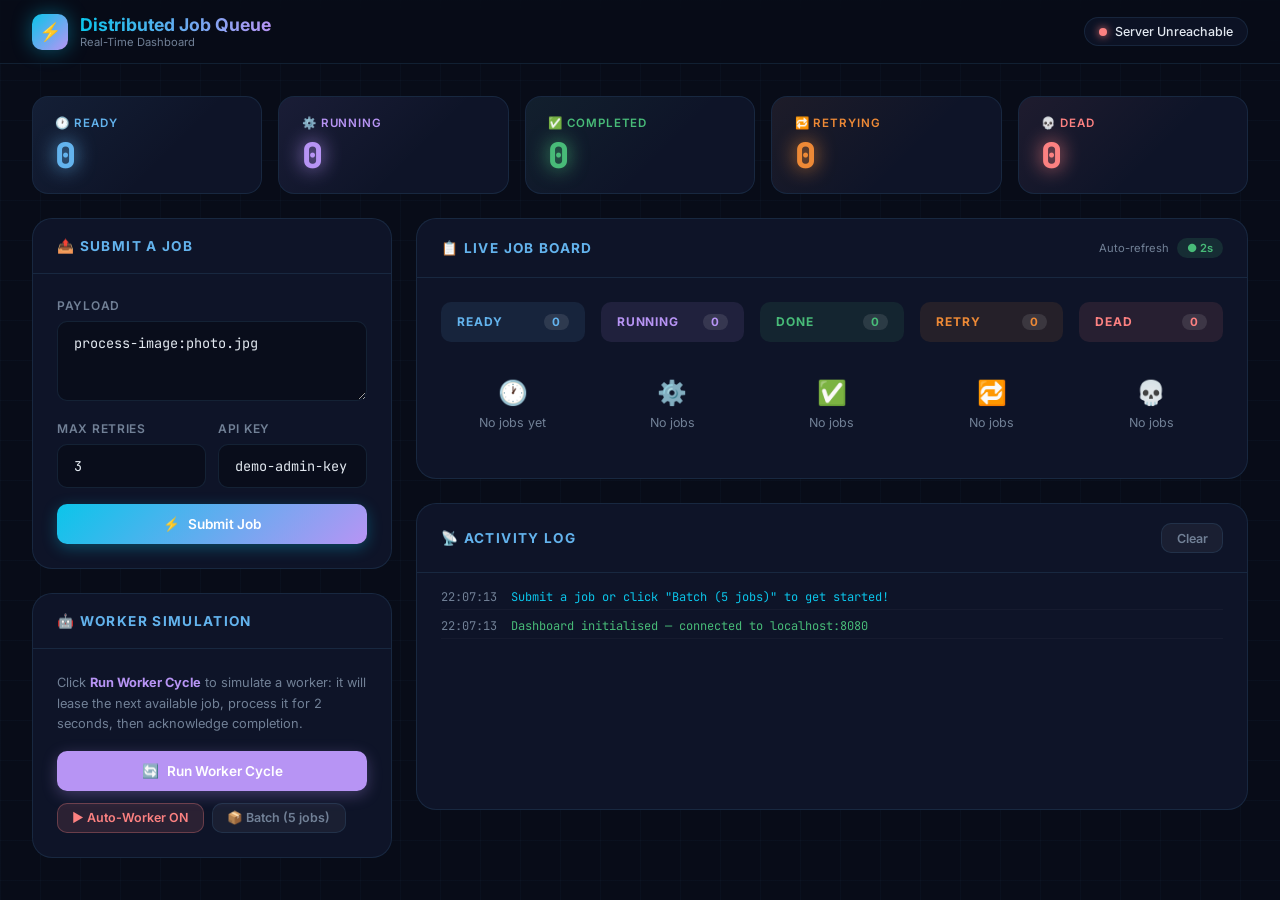
<file: dashboard/index.html>
<!DOCTYPE html>
<html lang="en">
<head>
  <meta charset="UTF-8" />
  <meta name="viewport" content="width=device-width, initial-scale=1.0" />
  <title>Distributed Job Queue — Live Dashboard</title>
  <link href="https://fonts.googleapis.com/css2?family=Inter:wght@300;400;500;600;700;800&family=JetBrains+Mono:wght@400;500&display=swap" rel="stylesheet" />
  <style>
    :root {
      --bg:        #080c18;
      --surface:   #0e1428;
      --border:    rgba(99,179,237,0.12);
      --accent:    #63b3ed;
      --cyan:      #0bc5ea;
      --green:     #48bb78;
      --orange:    #ed8936;
      --red:       #fc8181;
      --purple:    #b794f4;
      --yellow:    #f6e05e;
      --text:      #e2e8f0;
      --muted:     #718096;
      --ready:     #63b3ed;
      --running:   #b794f4;
      --acked:     #48bb78;
      --retry:     #ed8936;
      --dead:      #fc8181;
    }

    *, *::before, *::after { box-sizing: border-box; margin: 0; padding: 0; }

    body {
      background: var(--bg);
      color: var(--text);
      font-family: 'Inter', sans-serif;
      min-height: 100vh;
      overflow-x: hidden;
    }

    /* ── Animated background grid ── */
    body::before {
      content: '';
      position: fixed;
      inset: 0;
      background-image:
        linear-gradient(rgba(99,179,237,0.03) 1px, transparent 1px),
        linear-gradient(90deg, rgba(99,179,237,0.03) 1px, transparent 1px);
      background-size: 40px 40px;
      pointer-events: none;
      z-index: 0;
    }

    /* ── Header ── */
    header {
      position: sticky;
      top: 0;
      z-index: 100;
      background: rgba(8,12,24,0.85);
      backdrop-filter: blur(20px);
      border-bottom: 1px solid var(--border);
      padding: 0 2rem;
      height: 64px;
      display: flex;
      align-items: center;
      justify-content: space-between;
    }

    .logo {
      display: flex;
      align-items: center;
      gap: 12px;
    }

    .logo-icon {
      width: 36px; height: 36px;
      background: linear-gradient(135deg, var(--cyan), var(--purple));
      border-radius: 10px;
      display: flex; align-items: center; justify-content: center;
      font-size: 18px;
      box-shadow: 0 0 20px rgba(11,197,234,0.4);
    }

    .logo h1 {
      font-size: 1.1rem;
      font-weight: 700;
      background: linear-gradient(90deg, var(--cyan), var(--purple));
      -webkit-background-clip: text;
      -webkit-text-fill-color: transparent;
      background-clip: text;
    }

    .logo span { font-size: 0.7rem; color: var(--muted); display: block; font-weight: 400; }

    .server-status {
      display: flex; align-items: center; gap: 8px;
      background: rgba(14,20,40,0.8);
      border: 1px solid var(--border);
      border-radius: 999px;
      padding: 6px 14px;
      font-size: 0.78rem;
      font-weight: 500;
    }

    .status-dot {
      width: 8px; height: 8px;
      border-radius: 50%;
      background: var(--muted);
      transition: background 0.3s;
    }
    .status-dot.online  { background: var(--green); box-shadow: 0 0 8px var(--green); animation: pulse 2s infinite; }
    .status-dot.offline { background: var(--red);   box-shadow: 0 0 8px var(--red); }

    @keyframes pulse {
      0%, 100% { opacity: 1; }
      50%       { opacity: 0.4; }
    }

    /* ── Main layout ── */
    main {
      position: relative;
      z-index: 1;
      max-width: 1400px;
      margin: 0 auto;
      padding: 2rem;
      display: grid;
      gap: 1.5rem;
    }

    /* ── Stats bar ── */
    .stats-grid {
      display: grid;
      grid-template-columns: repeat(5, 1fr);
      gap: 1rem;
    }

    .stat-card {
      background: var(--surface);
      border: 1px solid var(--border);
      border-radius: 16px;
      padding: 1.2rem 1.4rem;
      position: relative;
      overflow: hidden;
      transition: transform 0.2s, box-shadow 0.2s;
      cursor: default;
    }
    .stat-card::before {
      content: '';
      position: absolute;
      inset: 0;
      background: linear-gradient(135deg, var(--color) 0%, transparent 60%);
      opacity: 0.07;
    }
    .stat-card:hover { transform: translateY(-2px); box-shadow: 0 8px 30px rgba(0,0,0,0.3); }

    .stat-label {
      font-size: 0.72rem;
      font-weight: 600;
      text-transform: uppercase;
      letter-spacing: 0.08em;
      color: var(--color);
      margin-bottom: 0.5rem;
    }

    .stat-value {
      font-size: 2.2rem;
      font-weight: 800;
      font-family: 'JetBrains Mono', monospace;
      color: var(--color);
      line-height: 1;
      text-shadow: 0 0 20px var(--color);
      transition: all 0.3s;
    }

    .stat-card.ready   { --color: var(--ready); }
    .stat-card.running { --color: var(--running); }
    .stat-card.acked   { --color: var(--acked); }
    .stat-card.retry   { --color: var(--retry); }
    .stat-card.dead    { --color: var(--dead); }

    /* ── Two-col layout ── */
    .content-grid {
      display: grid;
      grid-template-columns: 360px 1fr;
      gap: 1.5rem;
      align-items: start;
    }

    /* ── Panel ── */
    .panel {
      background: var(--surface);
      border: 1px solid var(--border);
      border-radius: 20px;
      overflow: hidden;
    }

    .panel-header {
      padding: 1.2rem 1.5rem;
      border-bottom: 1px solid var(--border);
      display: flex;
      align-items: center;
      justify-content: space-between;
    }

    .panel-title {
      font-size: 0.85rem;
      font-weight: 700;
      text-transform: uppercase;
      letter-spacing: 0.1em;
      color: var(--accent);
    }

    .panel-body { padding: 1.5rem; }

    /* ── Submit form ── */
    .form-group { margin-bottom: 1rem; }

    .form-label {
      display: block;
      font-size: 0.75rem;
      font-weight: 600;
      text-transform: uppercase;
      letter-spacing: 0.06em;
      color: var(--muted);
      margin-bottom: 0.5rem;
    }

    .form-input, .form-textarea, .form-select {
      width: 100%;
      background: rgba(0,0,0,0.3);
      border: 1px solid var(--border);
      border-radius: 10px;
      padding: 0.75rem 1rem;
      color: var(--text);
      font-family: 'JetBrains Mono', monospace;
      font-size: 0.85rem;
      outline: none;
      transition: border-color 0.2s, box-shadow 0.2s;
      resize: vertical;
    }
    .form-input:focus, .form-textarea:focus, .form-select:focus {
      border-color: var(--cyan);
      box-shadow: 0 0 0 3px rgba(11,197,234,0.15);
    }

    .form-textarea { min-height: 80px; }

    .form-row {
      display: grid;
      grid-template-columns: 1fr 1fr;
      gap: 0.75rem;
    }

    .btn {
      display: inline-flex;
      align-items: center;
      justify-content: center;
      gap: 8px;
      padding: 0.75rem 1.25rem;
      border-radius: 10px;
      border: none;
      cursor: pointer;
      font-family: 'Inter', sans-serif;
      font-size: 0.85rem;
      font-weight: 600;
      transition: all 0.2s;
      width: 100%;
    }
    .btn:disabled { opacity: 0.5; cursor: not-allowed; }

    .btn-primary {
      background: linear-gradient(135deg, var(--cyan), var(--purple));
      color: #fff;
      box-shadow: 0 4px 15px rgba(11,197,234,0.3);
    }
    .btn-primary:hover:not(:disabled) {
      box-shadow: 0 6px 25px rgba(11,197,234,0.5);
      transform: translateY(-1px);
    }
    .btn-primary:active:not(:disabled) { transform: translateY(0); }

    .btn-worker {
      background: linear-gradient(135deg, var(--purple), var(--running));
      color: #fff;
      box-shadow: 0 4px 15px rgba(183,148,244,0.3);
    }
    .btn-worker:hover:not(:disabled) {
      box-shadow: 0 6px 25px rgba(183,148,244,0.5);
      transform: translateY(-1px);
    }

    .btn-danger {
      background: rgba(252,129,129,0.12);
      border: 1px solid rgba(252,129,129,0.3);
      color: var(--red);
    }
    .btn-danger:hover:not(:disabled) { background: rgba(252,129,129,0.2); }

    .btn-sm { width: auto; padding: 0.4rem 0.9rem; font-size: 0.78rem; }

    /* ── Job Board ── */
    .board-columns {
      display: grid;
      grid-template-columns: repeat(5, 1fr);
      gap: 1rem;
    }

    .board-col-header {
      display: flex;
      align-items: center;
      justify-content: space-between;
      padding: 0.75rem 1rem;
      border-radius: 10px;
      margin-bottom: 0.75rem;
      font-size: 0.75rem;
      font-weight: 700;
      text-transform: uppercase;
      letter-spacing: 0.08em;
    }

    .col-ready   .board-col-header { background: rgba(99,179,237,0.1);  color: var(--ready); }
    .col-running .board-col-header { background: rgba(183,148,244,0.1); color: var(--running); }
    .col-acked   .board-col-header { background: rgba(72,187,120,0.1);  color: var(--acked); }
    .col-retry   .board-col-header { background: rgba(237,137,54,0.1);  color: var(--retry); }
    .col-dead    .board-col-header { background: rgba(252,129,129,0.1); color: var(--dead); }

    .col-count {
      background: rgba(255,255,255,0.1);
      border-radius: 999px;
      padding: 1px 8px;
      font-size: 0.72rem;
    }

    .job-list { display: flex; flex-direction: column; gap: 0.6rem; min-height: 60px; }

    /* ── Job Card ── */
    .job-card {
      background: rgba(0,0,0,0.25);
      border: 1px solid var(--border);
      border-radius: 10px;
      padding: 0.75rem 1rem;
      font-size: 0.8rem;
      position: relative;
      overflow: hidden;
      animation: slideIn 0.35s cubic-bezier(0.34,1.56,0.64,1);
      transition: all 0.2s;
    }

    .job-card::before {
      content: '';
      position: absolute;
      left: 0; top: 0; bottom: 0;
      width: 3px;
      background: var(--job-color);
    }

    .col-ready   .job-card { --job-color: var(--ready); }
    .col-running .job-card { --job-color: var(--running); }
    .col-acked   .job-card { --job-color: var(--acked); }
    .col-retry   .job-card { --job-color: var(--retry); }
    .col-dead    .job-card { --job-color: var(--dead); }

    .job-card:hover { border-color: var(--job-color); transform: translateX(2px); }

    @keyframes slideIn {
      from { opacity: 0; transform: translateY(-10px) scale(0.96); }
      to   { opacity: 1; transform: translateY(0)     scale(1); }
    }

    .job-id {
      font-family: 'JetBrains Mono', monospace;
      font-size: 0.7rem;
      color: var(--muted);
      margin-bottom: 0.4rem;
    }

    .job-payload {
      font-weight: 600;
      color: var(--text);
      white-space: nowrap;
      overflow: hidden;
      text-overflow: ellipsis;
      margin-bottom: 0.35rem;
    }

    .job-meta {
      display: flex;
      align-items: center;
      justify-content: space-between;
      font-size: 0.7rem;
      color: var(--muted);
    }

    .job-attempts { display: flex; align-items: center; gap: 4px; }

    .running-shimmer {
      position: absolute;
      inset: 0;
      background: linear-gradient(90deg, transparent, rgba(183,148,244,0.06), transparent);
      animation: shimmer 2s infinite;
    }
    @keyframes shimmer {
      0%   { transform: translateX(-100%); }
      100% { transform: translateX(100%); }
    }

    /* ── Activity Log ── */
    .log-list {
      height: 200px;
      overflow-y: auto;
      font-family: 'JetBrains Mono', monospace;
      font-size: 0.75rem;
      display: flex;
      flex-direction: column;
      gap: 4px;
    }
    .log-list::-webkit-scrollbar { width: 4px; }
    .log-list::-webkit-scrollbar-track { background: transparent; }
    .log-list::-webkit-scrollbar-thumb { background: var(--border); border-radius: 99px; }

    .log-entry {
      display: flex;
      gap: 10px;
      padding: 4px 0;
      border-bottom: 1px solid rgba(255,255,255,0.03);
      animation: fadeIn 0.2s ease;
    }
    @keyframes fadeIn { from { opacity: 0; } to { opacity: 1; } }

    .log-time { color: var(--muted); min-width: 60px; }
    .log-msg  { color: var(--text); }
    .log-msg.success { color: var(--green); }
    .log-msg.error   { color: var(--red); }
    .log-msg.info    { color: var(--cyan); }
    .log-msg.warn    { color: var(--orange); }

    /* ── Empty state ── */
    .empty-state {
      text-align: center;
      padding: 1.5rem 0;
      color: var(--muted);
      font-size: 0.78rem;
    }
    .empty-state .icon { font-size: 1.5rem; margin-bottom: 0.5rem; }

    /* ── Toast ── */
    #toast {
      position: fixed;
      bottom: 2rem;
      right: 2rem;
      z-index: 999;
      display: flex;
      flex-direction: column;
      gap: 0.5rem;
    }
    .toast-item {
      background: var(--surface);
      border: 1px solid var(--border);
      border-radius: 12px;
      padding: 0.9rem 1.2rem;
      font-size: 0.82rem;
      font-weight: 500;
      max-width: 320px;
      box-shadow: 0 10px 40px rgba(0,0,0,0.5);
      animation: toastIn 0.3s cubic-bezier(0.34,1.56,0.64,1);
      display: flex;
      align-items: center;
      gap: 10px;
    }
    @keyframes toastIn {
      from { opacity: 0; transform: translateX(40px); }
      to   { opacity: 1; transform: translateX(0); }
    }
    .toast-item.out { animation: toastOut 0.2s ease forwards; }
    @keyframes toastOut {
      to { opacity: 0; transform: translateX(40px); }
    }

    /* ── Controls row ── */
    .controls-row {
      display: flex;
      gap: 0.75rem;
      margin-bottom: 1rem;
      align-items: center;
    }

    .controls-row .spacer { flex: 1; }

    .badge {
      display: inline-flex;
      align-items: center;
      gap: 5px;
      padding: 3px 10px;
      border-radius: 999px;
      font-size: 0.7rem;
      font-weight: 600;
    }

    /* ── Responsive ── */
    @media (max-width: 1100px) {
      .stats-grid { grid-template-columns: repeat(3, 1fr); }
      .content-grid { grid-template-columns: 1fr; }
      .board-columns { grid-template-columns: repeat(3, 1fr); }
    }
    @media (max-width: 700px) {
      .stats-grid { grid-template-columns: repeat(2, 1fr); }
      .board-columns { grid-template-columns: repeat(2, 1fr); }
    }
  </style>
</head>
<body>

<!-- ── Header ── -->
<header>
  <div class="logo">
    <div class="logo-icon">⚡</div>
    <div>
      <h1>Distributed Job Queue</h1>
      <span>Real-Time Dashboard</span>
    </div>
  </div>
  <div class="server-status" id="serverStatus">
    <div class="status-dot" id="statusDot"></div>
    <span id="statusText">Connecting…</span>
  </div>
</header>

<!-- ── Toast container ── -->
<div id="toast"></div>

<main>

  <!-- ── Stats ── -->
  <div class="stats-grid">
    <div class="stat-card ready">
      <div class="stat-label">🕐 Ready</div>
      <div class="stat-value" id="cnt-READY">0</div>
    </div>
    <div class="stat-card running">
      <div class="stat-label">⚙️ Running</div>
      <div class="stat-value" id="cnt-RUNNING">0</div>
    </div>
    <div class="stat-card acked">
      <div class="stat-label">✅ Completed</div>
      <div class="stat-value" id="cnt-ACKED">0</div>
    </div>
    <div class="stat-card retry">
      <div class="stat-label">🔁 Retrying</div>
      <div class="stat-value" id="cnt-RETRY">0</div>
    </div>
    <div class="stat-card dead">
      <div class="stat-label">💀 Dead</div>
      <div class="stat-value" id="cnt-DEAD">0</div>
    </div>
  </div>

  <!-- ── Main content ── -->
  <div class="content-grid">

    <!-- ── Left: Submit + Worker ── -->
    <div style="display:flex;flex-direction:column;gap:1.5rem;">

      <!-- Submit Job Panel -->
      <div class="panel">
        <div class="panel-header">
          <span class="panel-title">📤 Submit a Job</span>
        </div>
        <div class="panel-body">
          <div class="form-group">
            <label class="form-label">Payload</label>
            <textarea class="form-textarea" id="jobPayload" placeholder="e.g. process-image:photo.jpg&#10;send-email:user@example.com&#10;resize-video:clip.mp4">process-image:photo.jpg</textarea>
          </div>
          <div class="form-row">
            <div class="form-group">
              <label class="form-label">Max Retries</label>
              <input class="form-input" id="jobRetries" type="number" value="3" min="0" max="10" />
            </div>
            <div class="form-group">
              <label class="form-label">API Key</label>
              <input class="form-input" id="apiKey" type="text" value="demo-admin-key" />
            </div>
          </div>
          <button class="btn btn-primary" id="submitBtn" onclick="submitJob()">
            <span>⚡</span> Submit Job
          </button>
        </div>
      </div>

      <!-- Worker Simulation Panel -->
      <div class="panel">
        <div class="panel-header">
          <span class="panel-title">🤖 Worker Simulation</span>
        </div>
        <div class="panel-body">
          <p style="font-size:0.8rem;color:var(--muted);margin-bottom:1rem;line-height:1.6;">
            Click <strong style="color:var(--purple)">Run Worker Cycle</strong> to simulate a worker:
            it will lease the next available job, process it for 2 seconds, then acknowledge completion.
          </p>
          <button class="btn btn-worker" id="workerBtn" onclick="simulateWorker()">
            <span>🔄</span> Run Worker Cycle
          </button>
          <div style="margin-top:0.75rem;display:flex;gap:0.5rem;">
            <button class="btn btn-danger btn-sm" onclick="startAutoWorker()" id="autoWorkerBtn">▶ Auto-Worker ON</button>
            <button class="btn btn-sm" style="background:rgba(255,255,255,0.05);border:1px solid var(--border);color:var(--muted);" onclick="batchSubmit()">📦 Batch (5 jobs)</button>
          </div>
        </div>
      </div>

    </div>

    <!-- ── Right: Job Board + Log ── -->
    <div style="display:flex;flex-direction:column;gap:1.5rem;">

      <!-- Live Job Board -->
      <div class="panel">
        <div class="panel-header">
          <span class="panel-title">📋 Live Job Board</span>
          <div style="display:flex;align-items:center;gap:0.5rem;">
            <span style="font-size:0.7rem;color:var(--muted)">Auto-refresh</span>
            <span class="badge" style="background:rgba(72,187,120,0.15);color:var(--green);">● 2s</span>
          </div>
        </div>
        <div class="panel-body">
          <div class="board-columns">
            <div class="col-ready">
              <div class="board-col-header">
                Ready <span class="col-count" id="hdr-READY">0</span>
              </div>
              <div class="job-list" id="col-READY">
                <div class="empty-state"><div class="icon">🕐</div>No jobs yet</div>
              </div>
            </div>
            <div class="col-running">
              <div class="board-col-header">
                Running <span class="col-count" id="hdr-RUNNING">0</span>
              </div>
              <div class="job-list" id="col-RUNNING">
                <div class="empty-state"><div class="icon">⚙️</div>No jobs</div>
              </div>
            </div>
            <div class="col-acked">
              <div class="board-col-header">
                Done <span class="col-count" id="hdr-ACKED">0</span>
              </div>
              <div class="job-list" id="col-ACKED">
                <div class="empty-state"><div class="icon">✅</div>No jobs</div>
              </div>
            </div>
            <div class="col-retry">
              <div class="board-col-header">
                Retry <span class="col-count" id="hdr-RETRY">0</span>
              </div>
              <div class="job-list" id="col-RETRY">
                <div class="empty-state"><div class="icon">🔁</div>No jobs</div>
              </div>
            </div>
            <div class="col-dead">
              <div class="board-col-header">
                Dead <span class="col-count" id="hdr-DEAD">0</span>
              </div>
              <div class="job-list" id="col-DEAD">
                <div class="empty-state"><div class="icon">💀</div>No jobs</div>
              </div>
            </div>
          </div>
        </div>
      </div>

      <!-- Activity Log -->
      <div class="panel">
        <div class="panel-header">
          <span class="panel-title">📡 Activity Log</span>
          <button class="btn btn-sm" style="background:rgba(255,255,255,0.05);border:1px solid var(--border);color:var(--muted);" onclick="clearLog()">Clear</button>
        </div>
        <div class="panel-body" style="padding-top:0.75rem;">
          <div class="log-list" id="logList"></div>
        </div>
      </div>

    </div>
  </div>

</main>

<script>
  const API = 'http://localhost:8080';
  let apiKey = () => document.getElementById('apiKey').value || 'demo-key';
  const headers = () => ({
    'Content-Type': 'application/json',
    'Authorization': 'Bearer ' + apiKey()
  });

  // Job store: id → job object
  const jobs = {};
  let autoWorkerInterval = null;
  let autoWorkerOn = false;

  /* ──────────── Health check ──────────── */
  async function checkHealth() {
    try {
      const res = await fetch(`${API}/health`);
      const ok = res.ok;
      document.getElementById('statusDot').className  = 'status-dot ' + (ok ? 'online' : 'offline');
      document.getElementById('statusText').textContent = ok ? 'Server Online' : 'Server Offline';
    } catch {
      document.getElementById('statusDot').className  = 'status-dot offline';
      document.getElementById('statusText').textContent = 'Server Unreachable';
    }
  }

  /* ──────────── Submit Job ──────────── */
  async function submitJob() {
    const payload = document.getElementById('jobPayload').value.trim();
    const maxRetries = parseInt(document.getElementById('jobRetries').value) || 3;
    if (!payload) return toast('Payload cannot be empty', 'warn');

    document.getElementById('submitBtn').disabled = true;
    try {
      const res = await fetch(`${API}/jobs`, {
        method: 'POST',
        headers: headers(),
        body: JSON.stringify({ payload, max_retries: maxRetries })
      });
      const data = await res.json();
      if (!res.ok) { toast(data.error || 'Submit failed', 'error'); return; }
      jobs[data.job_id] = { id: data.job_id, payload, state: 'READY', attempts: 0, max_retries: maxRetries };
      renderBoard();
      log(`Job submitted: ${short(data.job_id)} — "${payload}"`, 'info');
      toast(`Job submitted!`, 'success');
    } catch(e) {
      toast('Network error: ' + e.message, 'error');
    } finally {
      document.getElementById('submitBtn').disabled = false;
    }
  }

  /* ──────────── Simulate Worker ──────────── */
  async function simulateWorker() {
    document.getElementById('workerBtn').disabled = true;
    try {
      // Step 1: Lease
      const leaseRes = await fetch(`${API}/jobs/lease`, { method: 'POST', headers: headers() });
      if (leaseRes.status === 404) { log('No jobs available to lease', 'warn'); toast('No jobs to process', 'warn'); return; }
      const leased = await leaseRes.json();
      if (!leaseRes.ok) { log(leased.error || 'Lease failed', 'error'); return; }

      log(`Worker leased job ${short(leased.job_id)} — "${leased.payload}"`, 'info');
      jobs[leased.job_id] = { ...jobs[leased.job_id], ...leased, state: 'RUNNING' };
      renderBoard();

      // Step 2: Simulate work (2 seconds)
      await sleep(2000);

      // Step 3: Ack
      const ackRes = await fetch(`${API}/jobs/${leased.job_id}/ack`, {
        method: 'POST',
        headers: headers(),
        body: JSON.stringify({ result: 'Processed successfully by dashboard worker ✓' })
      });
      if (!ackRes.ok) { log('Ack failed', 'error'); return; }
      jobs[leased.job_id] = { ...jobs[leased.job_id], state: 'ACKED', result: 'Processed successfully' };
      renderBoard();
      log(`Worker completed job ${short(leased.job_id)} ✓`, 'success');
      toast(`Job ${short(leased.job_id)} completed! ✓`, 'success');
    } catch(e) {
      toast('Error: ' + e.message, 'error');
      log('Worker error: ' + e.message, 'error');
    } finally {
      document.getElementById('workerBtn').disabled = false;
    }
  }

  /* ──────────── Auto-Worker ──────────── */
  function startAutoWorker() {
    const btn = document.getElementById('autoWorkerBtn');
    if (autoWorkerOn) {
      clearInterval(autoWorkerInterval);
      autoWorkerOn = false;
      btn.textContent = '▶ Auto-Worker ON';
      btn.style.background = 'rgba(252,129,129,0.12)';
      btn.style.color = 'var(--red)';
      log('Auto-worker stopped', 'warn');
    } else {
      autoWorkerOn = true;
      btn.textContent = '⏹ Auto-Worker OFF';
      btn.style.background = 'rgba(72,187,120,0.15)';
      btn.style.color = 'var(--green)';
      log('Auto-worker started — polling every 3s', 'success');
      simulateWorker(); // run immediately
      autoWorkerInterval = setInterval(simulateWorker, 3000);
    }
  }

  /* ──────────── Batch Submit ──────────── */
  async function batchSubmit() {
    const payloads = [
      'resize-image:banner.png',
      'send-email:user@example.com',
      'generate-report:q4-2025',
      'transcode-video:intro.mp4',
      'backup-database:users_table'
    ];
    log('Batch submitting 5 jobs…', 'info');
    for (const p of payloads) {
      await fetch(`${API}/jobs`, {
        method: 'POST',
        headers: headers(),
        body: JSON.stringify({ payload: p, max_retries: 3 })
      }).then(r => r.json()).then(data => {
        if (data.job_id) jobs[data.job_id] = { id: data.job_id, payload: p, state: 'READY', attempts: 0, max_retries: 3 };
      }).catch(() => {});
    }
    renderBoard();
    toast('5 jobs submitted in batch!', 'success');
  }

  /* ──────────── Poll job statuses ──────────── */
  async function refreshJobs() {
    const ids = Object.keys(jobs);
    if (ids.length === 0) return;
    for (const id of ids) {
      try {
        const res = await fetch(`${API}/jobs/${id}`, { headers: headers() });
        if (!res.ok) continue;
        const data = await res.json();
        const prev = jobs[id]?.state;
        jobs[id] = { ...jobs[id], ...data };
        if (prev && prev !== data.state) {
          log(`Job ${short(id)}: ${prev} → ${data.state}`, stateLogType(data.state));
        }
      } catch {}
    }
    renderBoard();
  }

  /* ──────────── Render Board ──────────── */
  function renderBoard() {
    const states = ['READY', 'RUNNING', 'ACKED', 'RETRY', 'DEAD'];
    const grouped = {};
    states.forEach(s => grouped[s] = []);
    Object.values(jobs).forEach(j => { if (grouped[j.state]) grouped[j.state].push(j); });

    states.forEach(state => {
      const list = grouped[state];
      document.getElementById('cnt-' + state).textContent = list.length;
      document.getElementById('hdr-' + state).textContent = list.length;

      const col = document.getElementById('col-' + state);
      if (list.length === 0) {
        const icons = { READY:'🕐', RUNNING:'⚙️', ACKED:'✅', RETRY:'🔁', DEAD:'💀' };
        col.innerHTML = `<div class="empty-state"><div class="icon">${icons[state]}</div>No jobs</div>`;
        return;
      }

      col.innerHTML = list.slice().reverse().map(j => `
        <div class="job-card" title="${j.id}">
          ${j.state === 'RUNNING' ? '<div class="running-shimmer"></div>' : ''}
          <div class="job-id">${short(j.id)}</div>
          <div class="job-payload">${esc(j.payload || '')}</div>
          <div class="job-meta">
            <span class="job-attempts">🔄 ${j.attempts || 0}/${j.max_retries ?? '?'}</span>
            <span>${timeAgo(j.created_at)}</span>
          </div>
          ${j.result ? `<div style="margin-top:0.4rem;font-size:0.7rem;color:var(--acked);">✓ ${esc(j.result)}</div>` : ''}
          ${j.result_error ? `<div style="margin-top:0.4rem;font-size:0.7rem;color:var(--dead);">✗ ${esc(j.result_error)}</div>` : ''}
        </div>
      `).join('');
    });
  }

  /* ──────────── Activity Log ──────────── */
  function log(msg, type = 'info') {
    const list = document.getElementById('logList');
    const now = new Date().toLocaleTimeString('en-US', { hour12: false, hour:'2-digit', minute:'2-digit', second:'2-digit' });
    const entry = document.createElement('div');
    entry.className = 'log-entry';
    entry.innerHTML = `<span class="log-time">${now}</span><span class="log-msg ${type}">${esc(msg)}</span>`;
    list.prepend(entry);
    if (list.children.length > 80) list.removeChild(list.lastChild);
  }
  function clearLog() { document.getElementById('logList').innerHTML = ''; }

  /* ──────────── Toast ──────────── */
  function toast(msg, type = 'info') {
    const icons = { success:'✅', error:'❌', warn:'⚠️', info:'ℹ️' };
    const colors = { success: 'var(--green)', error: 'var(--red)', warn: 'var(--orange)', info: 'var(--cyan)' };
    const el = document.createElement('div');
    el.className = 'toast-item';
    el.style.borderLeftColor = colors[type];
    el.style.borderLeftWidth = '3px';
    el.innerHTML = `<span>${icons[type]}</span><span>${esc(msg)}</span>`;
    document.getElementById('toast').appendChild(el);
    setTimeout(() => { el.classList.add('out'); setTimeout(() => el.remove(), 250); }, 3000);
  }

  /* ──────────── Helpers ──────────── */
  const short = id => id ? id.slice(0, 8) + '…' : '?';
  const sleep  = ms => new Promise(r => setTimeout(r, ms));
  const esc    = s  => String(s).replace(/&/g,'&amp;').replace(/</g,'&lt;').replace(/>/g,'&gt;');
  const stateLogType = s => ({ READY:'info', RUNNING:'info', ACKED:'success', RETRY:'warn', DEAD:'error' })[s] || 'info';

  function timeAgo(ts) {
    if (!ts) return '';
    const diff = (Date.now() - new Date(ts)) / 1000;
    if (diff < 60) return `${Math.round(diff)}s ago`;
    if (diff < 3600) return `${Math.round(diff/60)}m ago`;
    return `${Math.round(diff/3600)}h ago`;
  }

  /* ──────────── Boot ──────────── */
  checkHealth();
  setInterval(checkHealth, 5000);
  setInterval(refreshJobs, 2000);

  log('Dashboard initialised — connected to localhost:8080', 'success');
  log('Submit a job or click "Batch (5 jobs)" to get started!', 'info');
</script>
</body>
</html>
</file>
